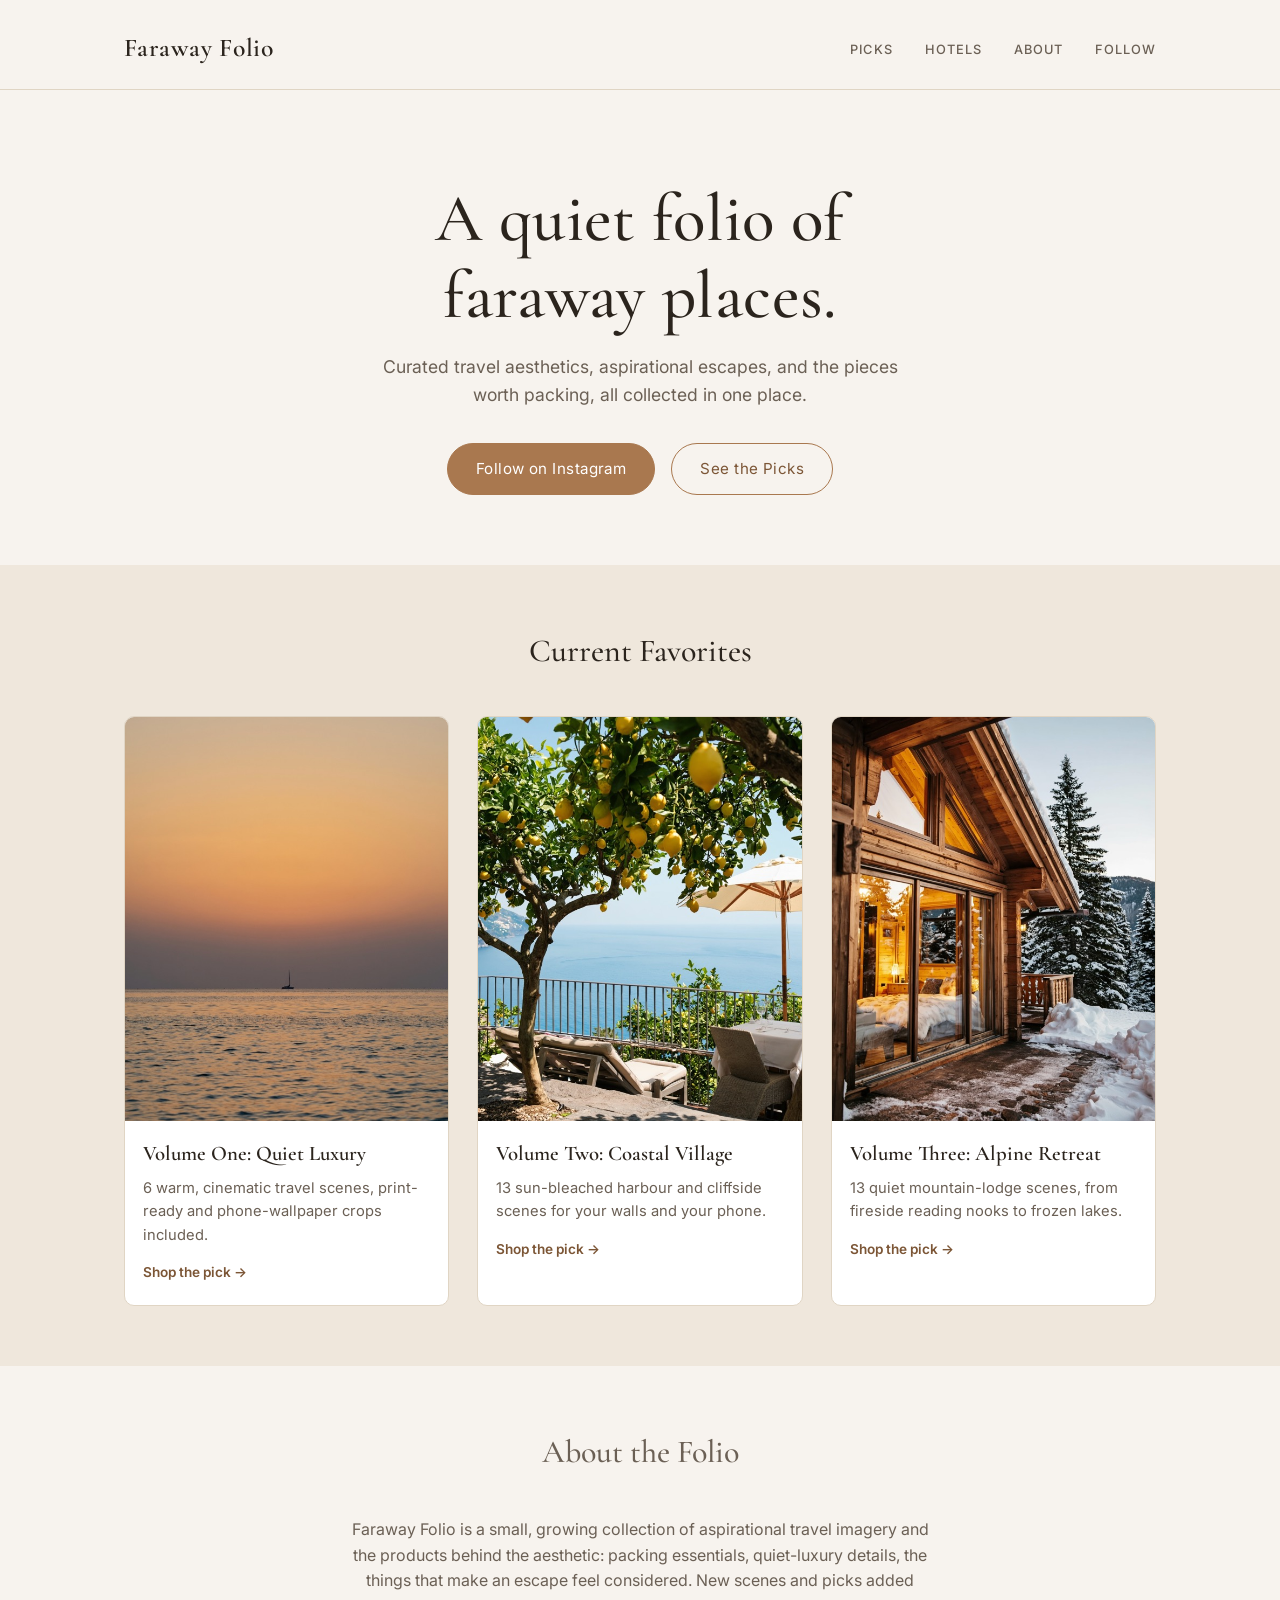
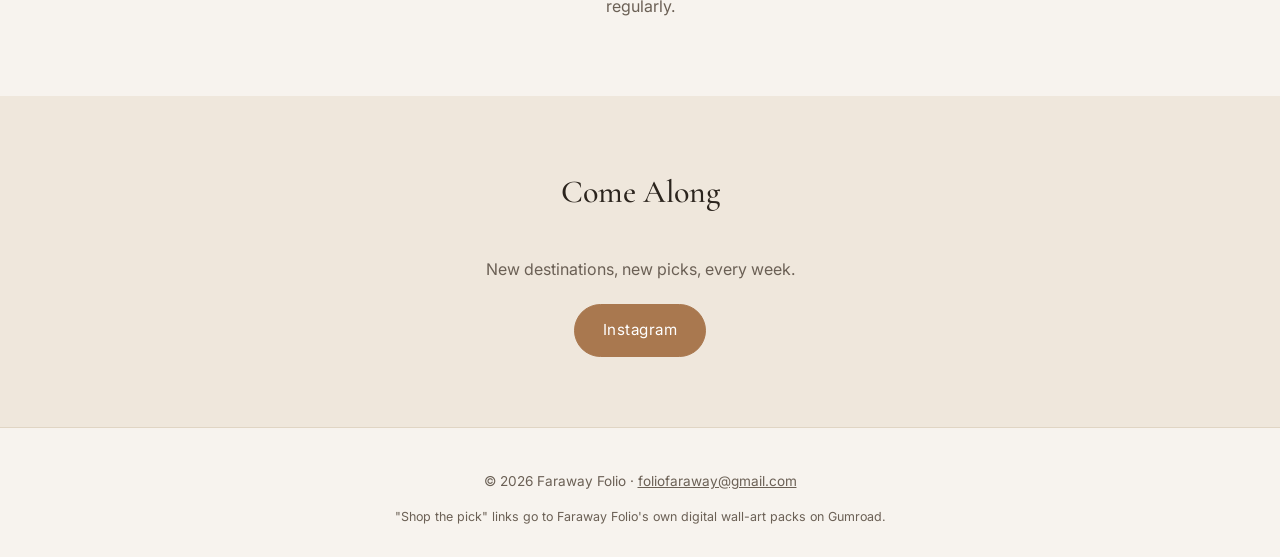
<file: docs/index.html>
<!DOCTYPE html>
<html lang="en">
<head>
<meta charset="UTF-8">
<meta name="viewport" content="width=device-width, initial-scale=1.0">
<title>Faraway Folio · Quiet Luxury Travel Inspiration</title>
<meta name="description" content="A curated folio of aspirational travel and quiet-luxury aesthetics, with the pieces worth packing.">
<link rel="preconnect" href="https://fonts.googleapis.com">
<link rel="preconnect" href="https://fonts.gstatic.com" crossorigin>
<link href="https://fonts.googleapis.com/css2?family=Cormorant+Garamond:wght@400;500;600&family=Inter:wght@400;500;600&display=swap" rel="stylesheet">
<link rel="stylesheet" href="styles.css">
</head>
<body>

<header class="site">
  <div class="wrap">
    <a href="#" class="logo">Faraway Folio</a>
    <nav class="site">
      <a href="#picks">Picks</a>
      <a href="hotels.html">Hotels</a>
      <a href="#about">About</a>
      <a href="#follow">Follow</a>
    </nav>
  </div>
</header>

<section class="hero">
  <div class="wrap">
    <h1>A quiet folio of<br>faraway places.</h1>
    <p>Curated travel aesthetics, aspirational escapes, and the pieces worth packing, all collected in one place.</p>
    <div class="btn-row">
      <a href="https://instagram.com/farawayfolio" class="btn primary" target="_blank" rel="noopener">Follow on Instagram</a>
      <a href="#picks" class="btn ghost">See the Picks</a>
    </div>
  </div>
</section>

<section id="picks" class="alt">
  <div class="wrap">
    <h2 class="section-title">Current Favorites</h2>
    <div class="grid">
      <div class="card">
        <img class="img-slot" src="media/pick-volume-one.jpg" alt="Sunset over the sea, from the Volume One wall art pack" loading="lazy">
        <div class="body">
          <h3>Volume One: Quiet Luxury</h3>
          <p>6 warm, cinematic travel scenes, print-ready and phone-wallpaper crops included.</p>
          <a class="shop" href="https://farawayfolio.gumroad.com/l/volume-1" target="_blank" rel="noopener">Shop the pick &rarr;</a>
        </div>
      </div>
      <div class="card">
        <img class="img-slot" src="media/pick-volume-two.jpg" alt="A lemon grove terrace, from the Volume Two Coastal Village pack" loading="lazy">
        <div class="body">
          <h3>Volume Two: Coastal Village</h3>
          <p>13 sun-bleached harbour and cliffside scenes for your walls and your phone.</p>
          <a class="shop" href="https://farawayfolio.gumroad.com/l/haoif" target="_blank" rel="noopener">Shop the pick &rarr;</a>
        </div>
      </div>
      <div class="card">
        <img class="img-slot" src="media/pick-volume-three.jpg" alt="A snow-covered cabin, from the Volume Three Alpine Retreat pack" loading="lazy">
        <div class="body">
          <h3>Volume Three: Alpine Retreat</h3>
          <p>13 quiet mountain-lodge scenes, from fireside reading nooks to frozen lakes.</p>
          <a class="shop" href="https://farawayfolio.gumroad.com/l/ysgrf" target="_blank" rel="noopener">Shop the pick &rarr;</a>
        </div>
      </div>
    </div>
  </div>
</section>

<section id="about">
  <div class="wrap about-block">
    <h2 class="section-title">About the Folio</h2>
    <p>Faraway Folio is a small, growing collection of aspirational travel imagery and the products behind the aesthetic: packing essentials, quiet-luxury details, the things that make an escape feel considered. New scenes and picks added regularly.</p>
  </div>
</section>

<section id="follow" class="alt social-strip">
  <div class="wrap">
    <h2 class="section-title">Come Along</h2>
    <p>New destinations, new picks, every week.</p>
    <div class="btn-row">
      <a href="https://instagram.com/farawayfolio" class="btn primary" target="_blank" rel="noopener">Instagram</a>
    </div>
  </div>
</section>

<footer>
  <div class="wrap">
    <p>&copy; 2026 Faraway Folio · <a href="mailto:foliofaraway@gmail.com">foliofaraway@gmail.com</a></p>
    <p class="disclosure">"Shop the pick" links go to Faraway Folio's own digital wall-art packs on Gumroad.</p>
  </div>
</footer>

</body>
</html>
</file>
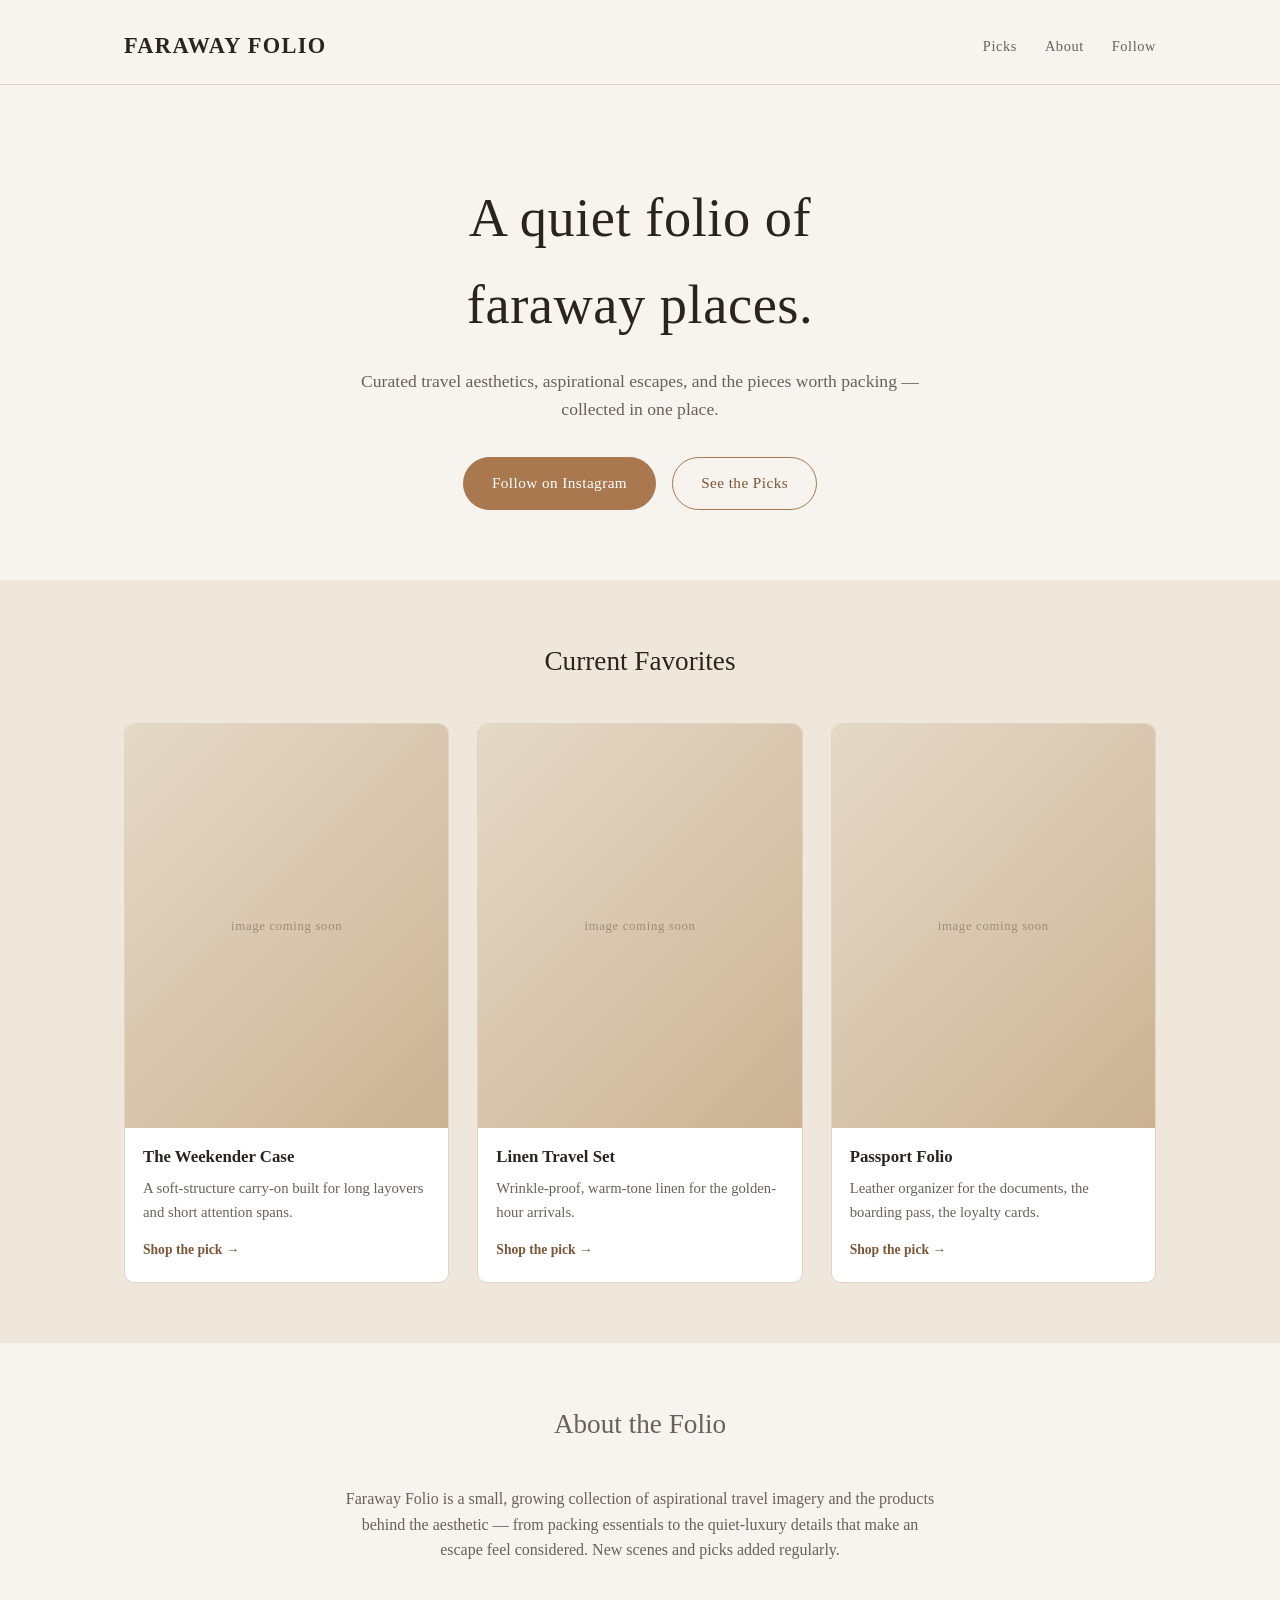
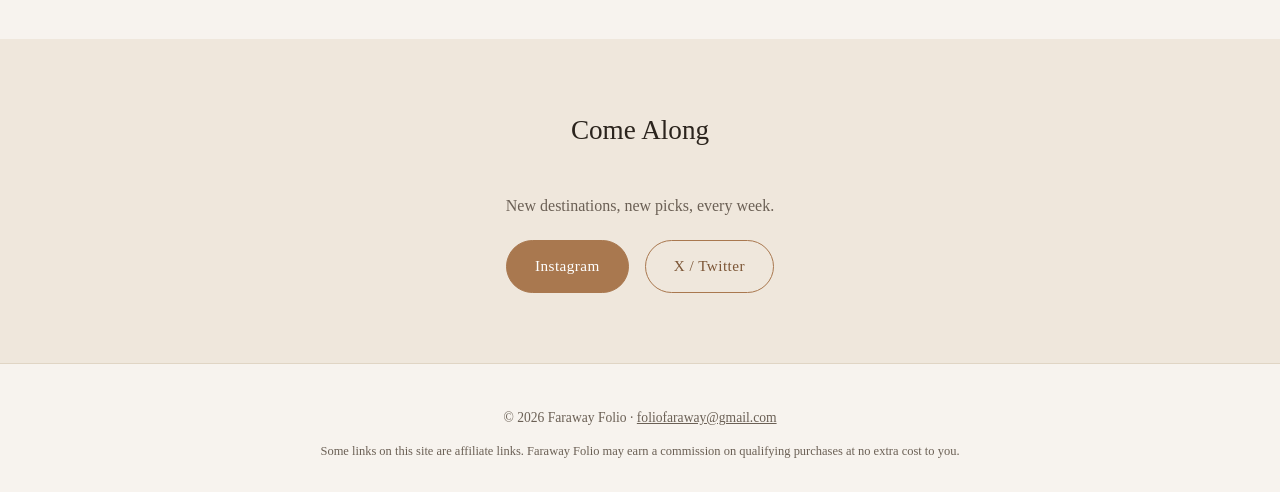
<file: site/index.html>
<!DOCTYPE html>
<html lang="en">
<head>
<meta charset="UTF-8">
<meta name="viewport" content="width=device-width, initial-scale=1.0">
<title>Faraway Folio — Quiet Luxury Travel Inspiration</title>
<meta name="description" content="A curated folio of aspirational travel and quiet-luxury aesthetics, with the pieces worth packing.">
<link rel="stylesheet" href="styles.css">
</head>
<body>

<header class="site">
  <div class="wrap">
    <a href="#" class="logo">Faraway Folio</a>
    <nav class="site">
      <a href="#picks">Picks</a>
      <a href="#about">About</a>
      <a href="#follow">Follow</a>
    </nav>
  </div>
</header>

<section class="hero">
  <div class="wrap">
    <h1>A quiet folio of<br>faraway places.</h1>
    <p>Curated travel aesthetics, aspirational escapes, and the pieces worth packing — collected in one place.</p>
    <div class="btn-row">
      <a href="https://instagram.com/farawayfolio" class="btn primary" target="_blank" rel="noopener">Follow on Instagram</a>
      <a href="#picks" class="btn ghost">See the Picks</a>
    </div>
  </div>
</section>

<section id="picks" class="alt">
  <div class="wrap">
    <h2 class="section-title">Current Favorites</h2>
    <div class="grid">
      <div class="card">
        <div class="img-slot">image coming soon</div>
        <div class="body">
          <h3>The Weekender Case</h3>
          <p>A soft-structure carry-on built for long layovers and short attention spans.</p>
          <a class="shop" href="#" rel="sponsored nofollow">Shop the pick &rarr;</a>
        </div>
      </div>
      <div class="card">
        <div class="img-slot">image coming soon</div>
        <div class="body">
          <h3>Linen Travel Set</h3>
          <p>Wrinkle-proof, warm-tone linen for the golden-hour arrivals.</p>
          <a class="shop" href="#" rel="sponsored nofollow">Shop the pick &rarr;</a>
        </div>
      </div>
      <div class="card">
        <div class="img-slot">image coming soon</div>
        <div class="body">
          <h3>Passport Folio</h3>
          <p>Leather organizer for the documents, the boarding pass, the loyalty cards.</p>
          <a class="shop" href="#" rel="sponsored nofollow">Shop the pick &rarr;</a>
        </div>
      </div>
    </div>
  </div>
</section>

<section id="about">
  <div class="wrap about-block">
    <h2 class="section-title">About the Folio</h2>
    <p>Faraway Folio is a small, growing collection of aspirational travel imagery and the products behind the aesthetic — from packing essentials to the quiet-luxury details that make an escape feel considered. New scenes and picks added regularly.</p>
  </div>
</section>

<section id="follow" class="alt social-strip">
  <div class="wrap">
    <h2 class="section-title">Come Along</h2>
    <p>New destinations, new picks, every week.</p>
    <div class="btn-row">
      <a href="https://instagram.com/farawayfolio" class="btn primary" target="_blank" rel="noopener">Instagram</a>
      <a href="https://x.com/farawayfolio" class="btn ghost" target="_blank" rel="noopener">X / Twitter</a>
    </div>
  </div>
</section>

<footer>
  <div class="wrap">
    <p>&copy; 2026 Faraway Folio · <a href="mailto:foliofaraway@gmail.com">foliofaraway@gmail.com</a></p>
    <p class="disclosure">Some links on this site are affiliate links. Faraway Folio may earn a commission on qualifying purchases at no extra cost to you.</p>
  </div>
</footer>

</body>
</html>
</file>
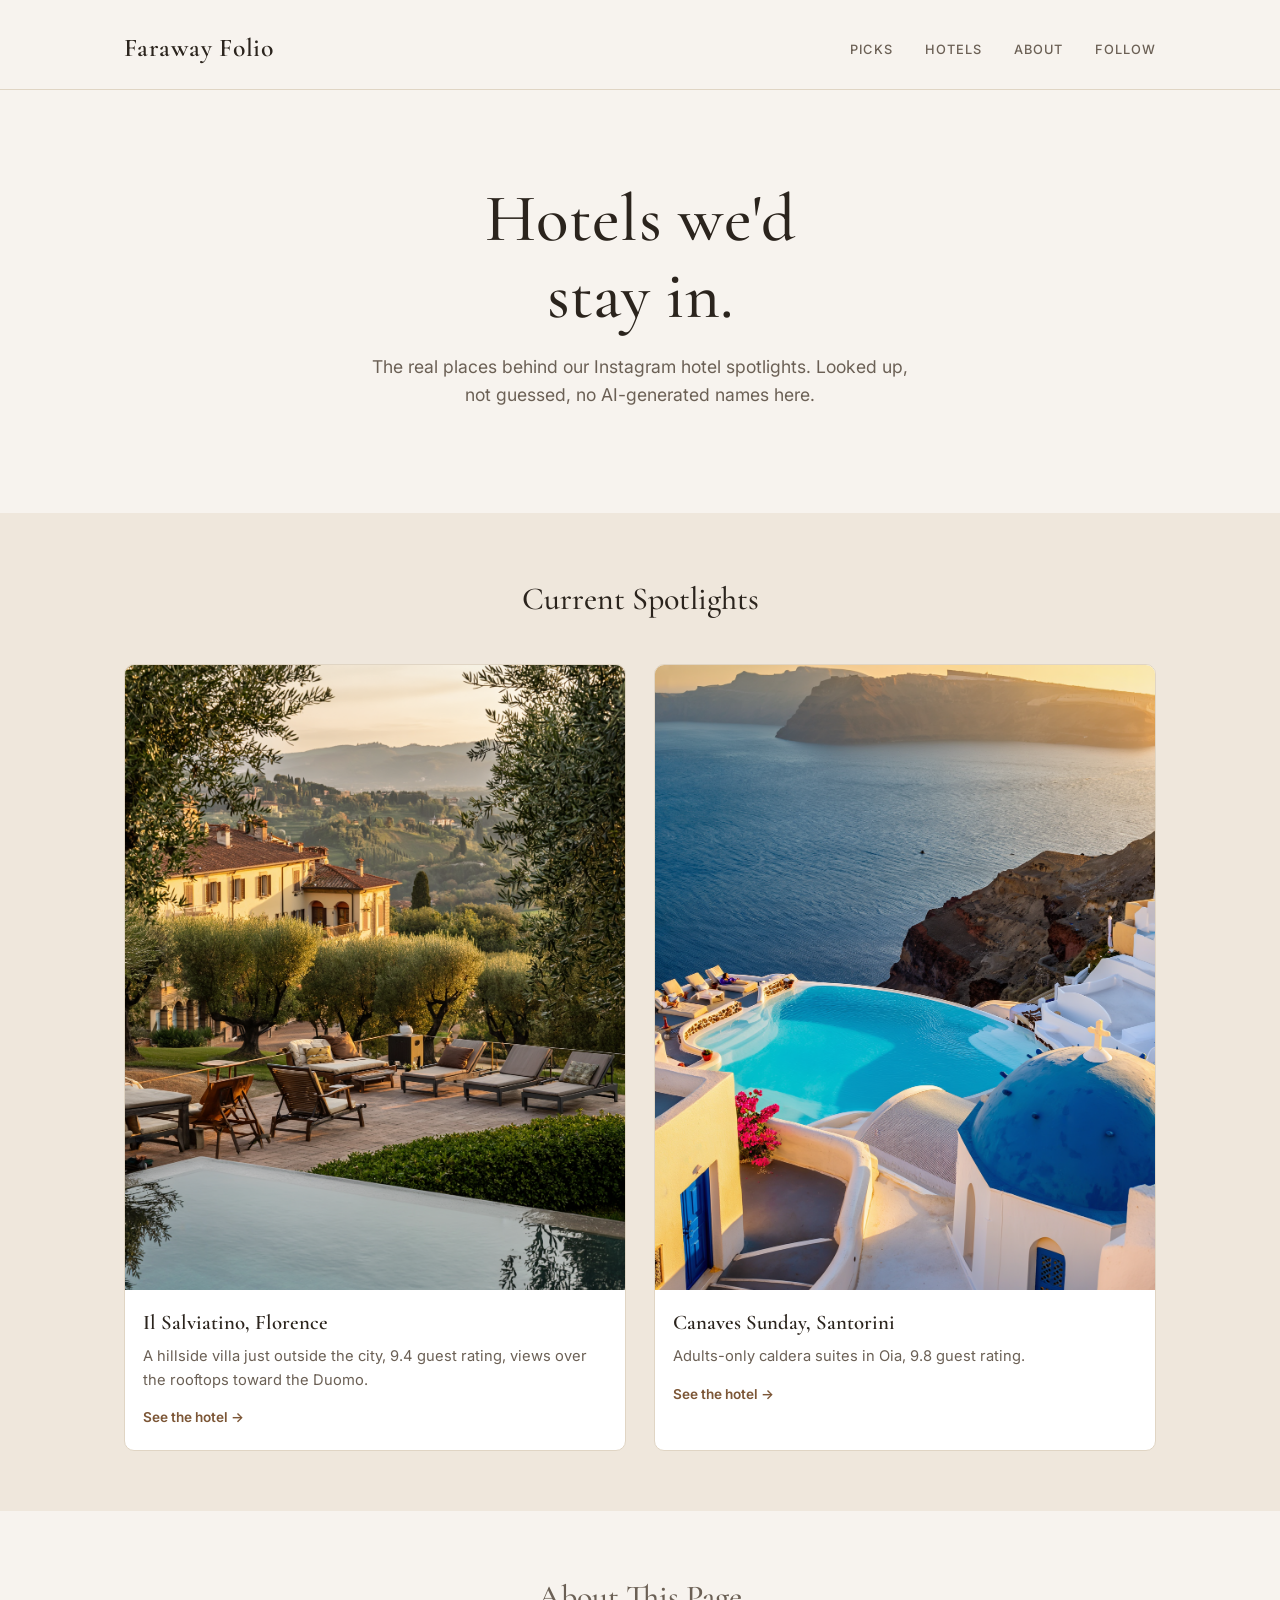
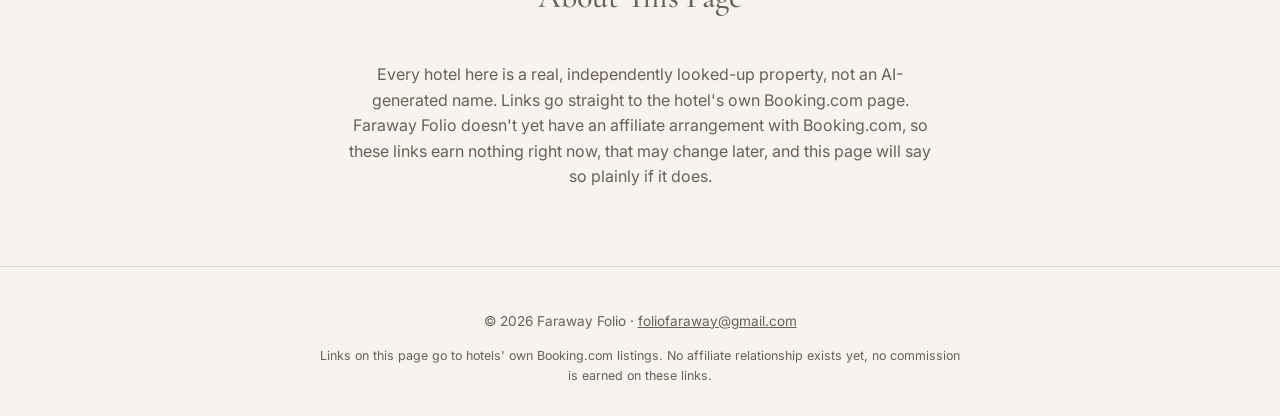
<file: docs/hotels.html>
<!DOCTYPE html>
<html lang="en">
<head>
<meta charset="UTF-8">
<meta name="viewport" content="width=device-width, initial-scale=1.0">
<title>Faraway Folio · Hotels We'd Stay In</title>
<meta name="description" content="Real hotels worth looking up, featured in our Instagram hotel spotlights.">
<link rel="preconnect" href="https://fonts.googleapis.com">
<link rel="preconnect" href="https://fonts.gstatic.com" crossorigin>
<link href="https://fonts.googleapis.com/css2?family=Cormorant+Garamond:wght@400;500;600&family=Inter:wght@400;500;600&display=swap" rel="stylesheet">
<link rel="stylesheet" href="styles.css">
</head>
<body>

<header class="site">
  <div class="wrap">
    <a href="index.html" class="logo">Faraway Folio</a>
    <nav class="site">
      <a href="index.html#picks">Picks</a>
      <a href="hotels.html">Hotels</a>
      <a href="index.html#about">About</a>
      <a href="index.html#follow">Follow</a>
    </nav>
  </div>
</header>

<section class="hero">
  <div class="wrap">
    <h1>Hotels we'd<br>stay in.</h1>
    <p>The real places behind our Instagram hotel spotlights. Looked up, not guessed, no AI-generated names here.</p>
  </div>
</section>

<section id="hotels" class="alt">
  <div class="wrap">
    <h2 class="section-title">Current Spotlights</h2>
    <div class="grid">
      <div class="card">
        <img class="img-slot" src="media/2026-10-05/hotel-spotlight-il-salviatino.png" alt="A hillside villa terrace overlooking Florence at golden hour" loading="lazy">
        <div class="body">
          <h3>Il Salviatino, Florence</h3>
          <p>A hillside villa just outside the city, 9.4 guest rating, views over the rooftops toward the Duomo.</p>
          <a class="shop" href="https://www.booking.com/hotel/it/il-salvatino.html" target="_blank" rel="noopener">See the hotel &rarr;</a>
        </div>
      </div>
      <div class="card">
        <img class="img-slot" src="media/2026-10-05/hotel-spotlight-canaves-sunday.png" alt="A caldera-view suite terrace in Santorini at sunset" loading="lazy">
        <div class="body">
          <h3>Canaves Sunday, Santorini</h3>
          <p>Adults-only caldera suites in Oia, 9.8 guest rating.</p>
          <a class="shop" href="https://www.booking.com/hotel/gr/sunday-suites.html" target="_blank" rel="noopener">See the hotel &rarr;</a>
        </div>
      </div>
    </div>
  </div>
</section>

<section id="about">
  <div class="wrap about-block">
    <h2 class="section-title">About This Page</h2>
    <p>Every hotel here is a real, independently looked-up property, not an AI-generated name. Links go straight to the hotel's own Booking.com page. Faraway Folio doesn't yet have an affiliate arrangement with Booking.com, so these links earn nothing right now, that may change later, and this page will say so plainly if it does.</p>
  </div>
</section>

<footer>
  <div class="wrap">
    <p>&copy; 2026 Faraway Folio · <a href="mailto:foliofaraway@gmail.com">foliofaraway@gmail.com</a></p>
    <p class="disclosure">Links on this page go to hotels' own Booking.com listings. No affiliate relationship exists yet, no commission is earned on these links.</p>
  </div>
</footer>

</body>
</html>
</file>
<file: docs/styles.css>
:root {
  --bg: #f7f3ee;
  --bg-alt: #efe7dc;
  --ink: #2b241d;
  --ink-soft: #6b6055;
  --accent: #a9784f;
  --accent-dark: #7c5636;
  --line: #e0d5c4;
  --max: 1080px;
  --font-display: 'Cormorant Garamond', Georgia, serif;
  --font-body: 'Inter', -apple-system, BlinkMacSystemFont, 'Segoe UI', sans-serif;
}

* { box-sizing: border-box; }

body {
  margin: 0;
  font-family: var(--font-body);
  background: var(--bg);
  color: var(--ink);
  line-height: 1.6;
}

a { color: inherit; }

.wrap {
  max-width: var(--max);
  margin: 0 auto;
  padding: 0 24px;
}

header.site {
  padding: 28px 0 20px;
  border-bottom: 1px solid var(--line);
}

header.site .wrap {
  display: flex;
  align-items: center;
  justify-content: space-between;
}

.logo {
  font-family: var(--font-display);
  font-size: 1.6rem;
  letter-spacing: 0.03em;
  text-decoration: none;
  font-weight: 600;
}

nav.site a {
  font-family: var(--font-body);
  text-decoration: none;
  margin-left: 28px;
  font-size: 0.8rem;
  letter-spacing: 0.08em;
  text-transform: uppercase;
  font-weight: 500;
  color: var(--ink-soft);
}

nav.site a:hover { color: var(--accent-dark); }

.hero {
  padding: 90px 0 70px;
  text-align: center;
}

.hero h1 {
  font-family: var(--font-display);
  font-size: clamp(2.6rem, 6vw, 4.2rem);
  font-weight: 500;
  margin: 0 0 18px;
  letter-spacing: 0.005em;
  line-height: 1.15;
}

.hero p {
  max-width: 560px;
  margin: 0 auto 34px;
  color: var(--ink-soft);
  font-size: 1.1rem;
}

.btn-row {
  display: flex;
  gap: 16px;
  justify-content: center;
  flex-wrap: wrap;
}

.btn {
  display: inline-block;
  padding: 13px 28px;
  border-radius: 999px;
  text-decoration: none;
  font-size: 0.95rem;
  letter-spacing: 0.03em;
  border: 1px solid var(--accent);
  transition: background 0.15s ease, color 0.15s ease;
}

.btn.primary {
  background: var(--accent);
  color: #fff;
}

.btn.primary:hover { background: var(--accent-dark); border-color: var(--accent-dark); }

.btn.ghost { color: var(--accent-dark); }
.btn.ghost:hover { background: var(--bg-alt); }

section { padding: 60px 0; }

section.alt { background: var(--bg-alt); }

h2.section-title {
  font-family: var(--font-display);
  font-size: 2rem;
  font-weight: 500;
  text-align: center;
  margin: 0 0 40px;
}

.grid {
  display: grid;
  grid-template-columns: repeat(auto-fit, minmax(230px, 1fr));
  gap: 28px;
}

.card {
  background: #fff;
  border: 1px solid var(--line);
  border-radius: 10px;
  overflow: hidden;
}

.card .img-slot {
  display: block;
  width: 100%;
  aspect-ratio: 4 / 5;
  object-fit: cover;
  background: linear-gradient(135deg, #e5d9c8, #cbb392);
}

.card .body { padding: 16px 18px 20px; }

.card h3 { font-family: var(--font-display); margin: 0 0 6px; font-size: 1.3rem; font-weight: 600; }

.card p { margin: 0 0 12px; color: var(--ink-soft); font-size: 0.92rem; }

.card a.shop {
  font-size: 0.85rem;
  color: var(--accent-dark);
  text-decoration: none;
  font-weight: 600;
}

.about-block {
  max-width: 640px;
  margin: 0 auto;
  text-align: center;
  color: var(--ink-soft);
}

.social-strip {
  text-align: center;
  padding: 70px 0;
}

.social-strip p { color: var(--ink-soft); margin-bottom: 22px; }

footer {
  border-top: 1px solid var(--line);
  padding: 30px 0;
  text-align: center;
  color: var(--ink-soft);
  font-size: 0.85rem;
}

.disclosure {
  font-size: 0.78rem;
  color: var(--ink-soft);
  max-width: 640px;
  margin: 10px auto 0;
}
</file>
<file: site/styles.css>
:root {
  --bg: #f7f3ee;
  --bg-alt: #efe7dc;
  --ink: #2b241d;
  --ink-soft: #6b6055;
  --accent: #a9784f;
  --accent-dark: #7c5636;
  --line: #e0d5c4;
  --max: 1080px;
}

* { box-sizing: border-box; }

body {
  margin: 0;
  font-family: 'Georgia', 'Iowan Old Style', serif;
  background: var(--bg);
  color: var(--ink);
  line-height: 1.6;
}

a { color: inherit; }

.wrap {
  max-width: var(--max);
  margin: 0 auto;
  padding: 0 24px;
}

header.site {
  padding: 28px 0 20px;
  border-bottom: 1px solid var(--line);
}

header.site .wrap {
  display: flex;
  align-items: center;
  justify-content: space-between;
}

.logo {
  font-size: 1.4rem;
  letter-spacing: 0.06em;
  text-decoration: none;
  text-transform: uppercase;
  font-weight: 600;
}

nav.site a {
  text-decoration: none;
  margin-left: 24px;
  font-size: 0.9rem;
  letter-spacing: 0.04em;
  color: var(--ink-soft);
}

nav.site a:hover { color: var(--accent-dark); }

.hero {
  padding: 90px 0 70px;
  text-align: center;
}

.hero h1 {
  font-size: clamp(2.2rem, 5vw, 3.4rem);
  font-weight: 400;
  margin: 0 0 18px;
  letter-spacing: 0.01em;
}

.hero p {
  max-width: 560px;
  margin: 0 auto 34px;
  color: var(--ink-soft);
  font-size: 1.1rem;
}

.btn-row {
  display: flex;
  gap: 16px;
  justify-content: center;
  flex-wrap: wrap;
}

.btn {
  display: inline-block;
  padding: 13px 28px;
  border-radius: 999px;
  text-decoration: none;
  font-size: 0.95rem;
  letter-spacing: 0.03em;
  border: 1px solid var(--accent);
  transition: background 0.15s ease, color 0.15s ease;
}

.btn.primary {
  background: var(--accent);
  color: #fff;
}

.btn.primary:hover { background: var(--accent-dark); border-color: var(--accent-dark); }

.btn.ghost { color: var(--accent-dark); }
.btn.ghost:hover { background: var(--bg-alt); }

section { padding: 60px 0; }

section.alt { background: var(--bg-alt); }

h2.section-title {
  font-size: 1.7rem;
  font-weight: 400;
  text-align: center;
  margin: 0 0 40px;
}

.grid {
  display: grid;
  grid-template-columns: repeat(auto-fit, minmax(230px, 1fr));
  gap: 28px;
}

.card {
  background: #fff;
  border: 1px solid var(--line);
  border-radius: 10px;
  overflow: hidden;
}

.card .img-slot {
  aspect-ratio: 4 / 5;
  background: linear-gradient(135deg, #e5d9c8, #cbb392);
  display: flex;
  align-items: center;
  justify-content: center;
  color: rgba(43,36,29,0.35);
  font-size: 0.8rem;
  letter-spacing: 0.05em;
}

.card .body { padding: 16px 18px 20px; }

.card h3 { margin: 0 0 6px; font-size: 1.05rem; font-weight: 600; }

.card p { margin: 0 0 12px; color: var(--ink-soft); font-size: 0.92rem; }

.card a.shop {
  font-size: 0.85rem;
  color: var(--accent-dark);
  text-decoration: none;
  font-weight: 600;
}

.about-block {
  max-width: 640px;
  margin: 0 auto;
  text-align: center;
  color: var(--ink-soft);
}

.social-strip {
  text-align: center;
  padding: 70px 0;
}

.social-strip p { color: var(--ink-soft); margin-bottom: 22px; }

footer {
  border-top: 1px solid var(--line);
  padding: 30px 0;
  text-align: center;
  color: var(--ink-soft);
  font-size: 0.85rem;
}

.disclosure {
  font-size: 0.78rem;
  color: var(--ink-soft);
  max-width: 640px;
  margin: 10px auto 0;
}
</file>
